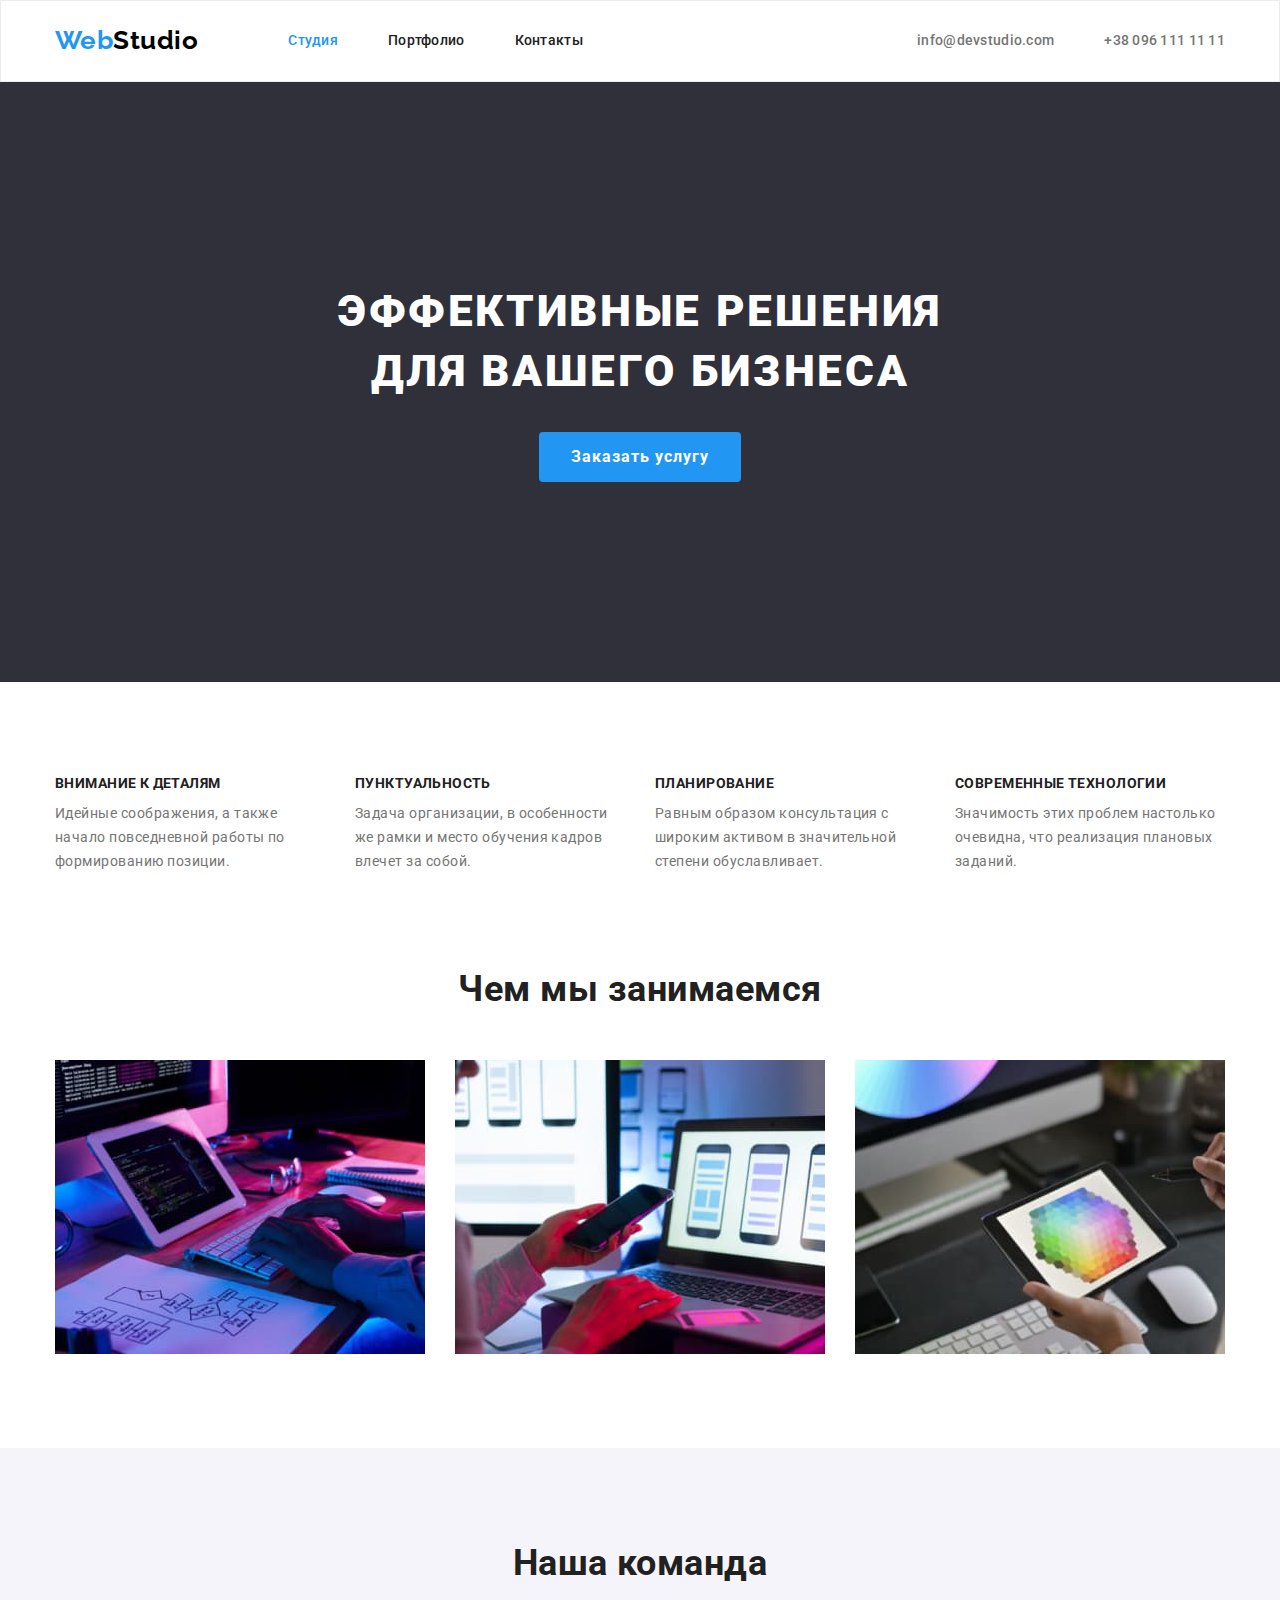
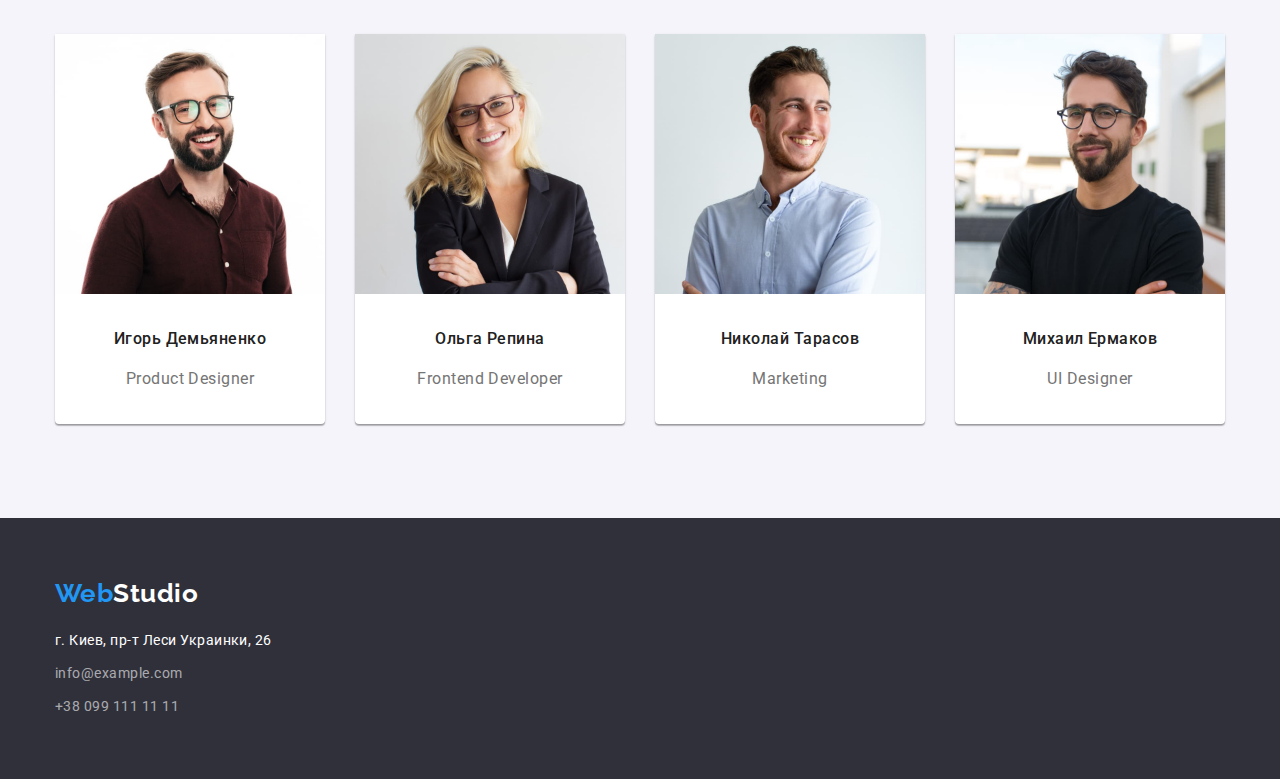
<file: index.html>
<!DOCTYPE html>
<html lang="ru">
  <head>
    <meta charset="UTF-8" />
    <meta http-equiv="X-UA-Compatible" content="IE=edge" />
    <meta name="viewport" content="width=device-width, initial-scale=1.0" />
    <title>Document</title>
    <link rel="preconnect" href="https://fonts.googleapis.com" />
    <link rel="preconnect" href="https://fonts.gstatic.com" crossorigin />
    <link
      rel="stylesheet"
      href="https://fonts.googleapis.com/css2?family=Raleway:wght@700&family=Roboto:wght@400;500;700;900&display=swap"
    />
    <link
      rel="stylesheet"
      href="https://cdnjs.cloudflare.com/ajax/libs/modern-normalize/1.1.0/modern-normalize.min.css"
    />
    <link rel="stylesheet" href="./css/styles.css" />
  </head>
  <body>
    <header>
      <div class="container">
        <div class="nav-flex">
          <nav>
            <a href="./index.html" class="logo"
              >Web<span class="header-logo-studio">Studio</span></a
            >
            <ul class="site-nav list">
              <li class="item"><a class="link current" href="">Студия</a></li>
              <li class="item">
                <a class="link" href="./portfolio.html">Портфолио</a>
              </li>
              <li class="item"><a class="link" href="">Контакты</a></li>
            </ul>
          </nav>
          <ul class="contacts-nav list">
            <li class="item">
              <a class="link" href="mailto:info@devstudio.com"
                >info@devstudio.com</a
              >
            </li>
            <li class="item">
              <a class="link" href="tel:+380961111111">+38 096 111 11 11</a>
            </li>
          </ul>
        </div>
      </div>
    </header>
    <main>
      <!-- герой -->
      <section class="hero">
        <div class="container">
          <h1 class="hero-title">Эффективные решения для вашего бизнеса</h1>
          <button type="button" class="hero-button">Заказать услугу</button>
        </div>
      </section>
      <!-- особенности -->
      <section class="section">
        <div class="container">
          <h2 class="visually-hidden">Особенности</h2>
          <ul class="feature-list list">
            <li class="feature-list-item">
              <h3 class="feature-title">Внимание к деталям</h3>
              <p class="feature-text">
                Идейные соображения, а также начало повседневной работы по
                формированию позиции.
              </p>
            </li>
            <li class="feature-list-item">
              <h3 class="feature-title">Пунктуальность</h3>
              <p class="feature-text">
                Задача организации, в особенности же рамки и место обучения
                кадров влечет за собой.
              </p>
            </li>
            <li class="feature-list-item">
              <h3 class="feature-title">Планирование</h3>
              <p class="feature-text">
                Равным образом консультация с широким активом в значительной
                степени обуславливает.
              </p>
            </li>
            <li class="feature-list-item">
              <h3 class="feature-title">Современные технологии</h3>
              <p class="feature-text">
                Значимость этих проблем настолько очевидна, что реализация
                плановых заданий.
              </p>
            </li>
          </ul>
        </div>
      </section>

      <!-- чем занимаемся -->
      <section class="section work">
        <div class="container">
          <h2 class="section-title">Чем мы занимаемся</h2>
          <ul class="work-list list">
            <li class="work-item">
              <img
                class="image"
                src="./images/whatwedo1_sq.jpg"
                alt="computer"
                width="370"
                height="294"
              />
            </li>
            <li class="work-item">
              <img
                class="image"
                src="./images/whatwedo2_sq.jpg"
                alt="computer"
                width="370"
                height="294"
              />
            </li>
            <li class="work-item">
              <img
                class="image"
                src="./images/whatwedo3_sq.jpg"
                alt="computer"
                width="370"
                height="294"
              />
            </li>
          </ul>
        </div>
      </section>

      <!-- наша команда -->
      <section class="team section">
        <div class="container">
          <h2 class="section-title">Наша команда</h2>
          <ul class="team-list list">
            <li class="team-list-item">
              <img
                class="image"
                src="./images/team1_sq.jpg"
                alt="Игорь Демьяненко"
                width="270"
                height="260"
              />
              <h3 class="team-title">Игорь Демьяненко</h3>
              <p class="team-text">Product Designer</p>
            </li>
            <li class="team-list-item">
              <img
                class="image"
                src="./images/team2_sq.jpg"
                alt="Ольга Репина"
                width="270"
                height="260"
              />
              <h3 class="team-title">Ольга Репина</h3>
              <p class="team-text">Frontend Developer</p>
            </li>
            <li class="team-list-item">
              <img
                class="image"
                src="./images/team3_sq.jpg"
                alt="Николай Тарасов"
                width="270"
                height="260"
              />
              <h3 class="team-title">Николай Тарасов</h3>
              <p class="team-text">Marketing</p>
            </li>
            <li class="team-list-item">
              <img
                class="image"
                src="./images/team4_sq.jpg"
                alt="Михаил Ермаков"
                width="270"
                height="260"
              />
              <h3 class="team-title">Михаил Ермаков</h3>
              <p class="team-text">UI Designer</p>
            </li>
          </ul>
        </div>
      </section>
    </main>
    <footer>
      <div class="container">
        <a href="./index.html" class="logo"
          >Web<span class="footer-logo-studio">Studio</span></a
        >
        <address>
          <ul class="list">
            <li>
              <p class="footer-address">г. Киев, пр-т Леси Украинки, 26</p>
            </li>
            <li>
              <a
                class="footer-text footer-text-email"
                href="mailto:info@example.com"
                >info@example.com</a
              >
            </li>
            <li>
              <a class="footer-text" href="tel:+380991111111"
                >+38 099 111 11 11</a
              >
            </li>
          </ul>
        </address>
      </div>
    </footer>
  </body>
</html>
</file>
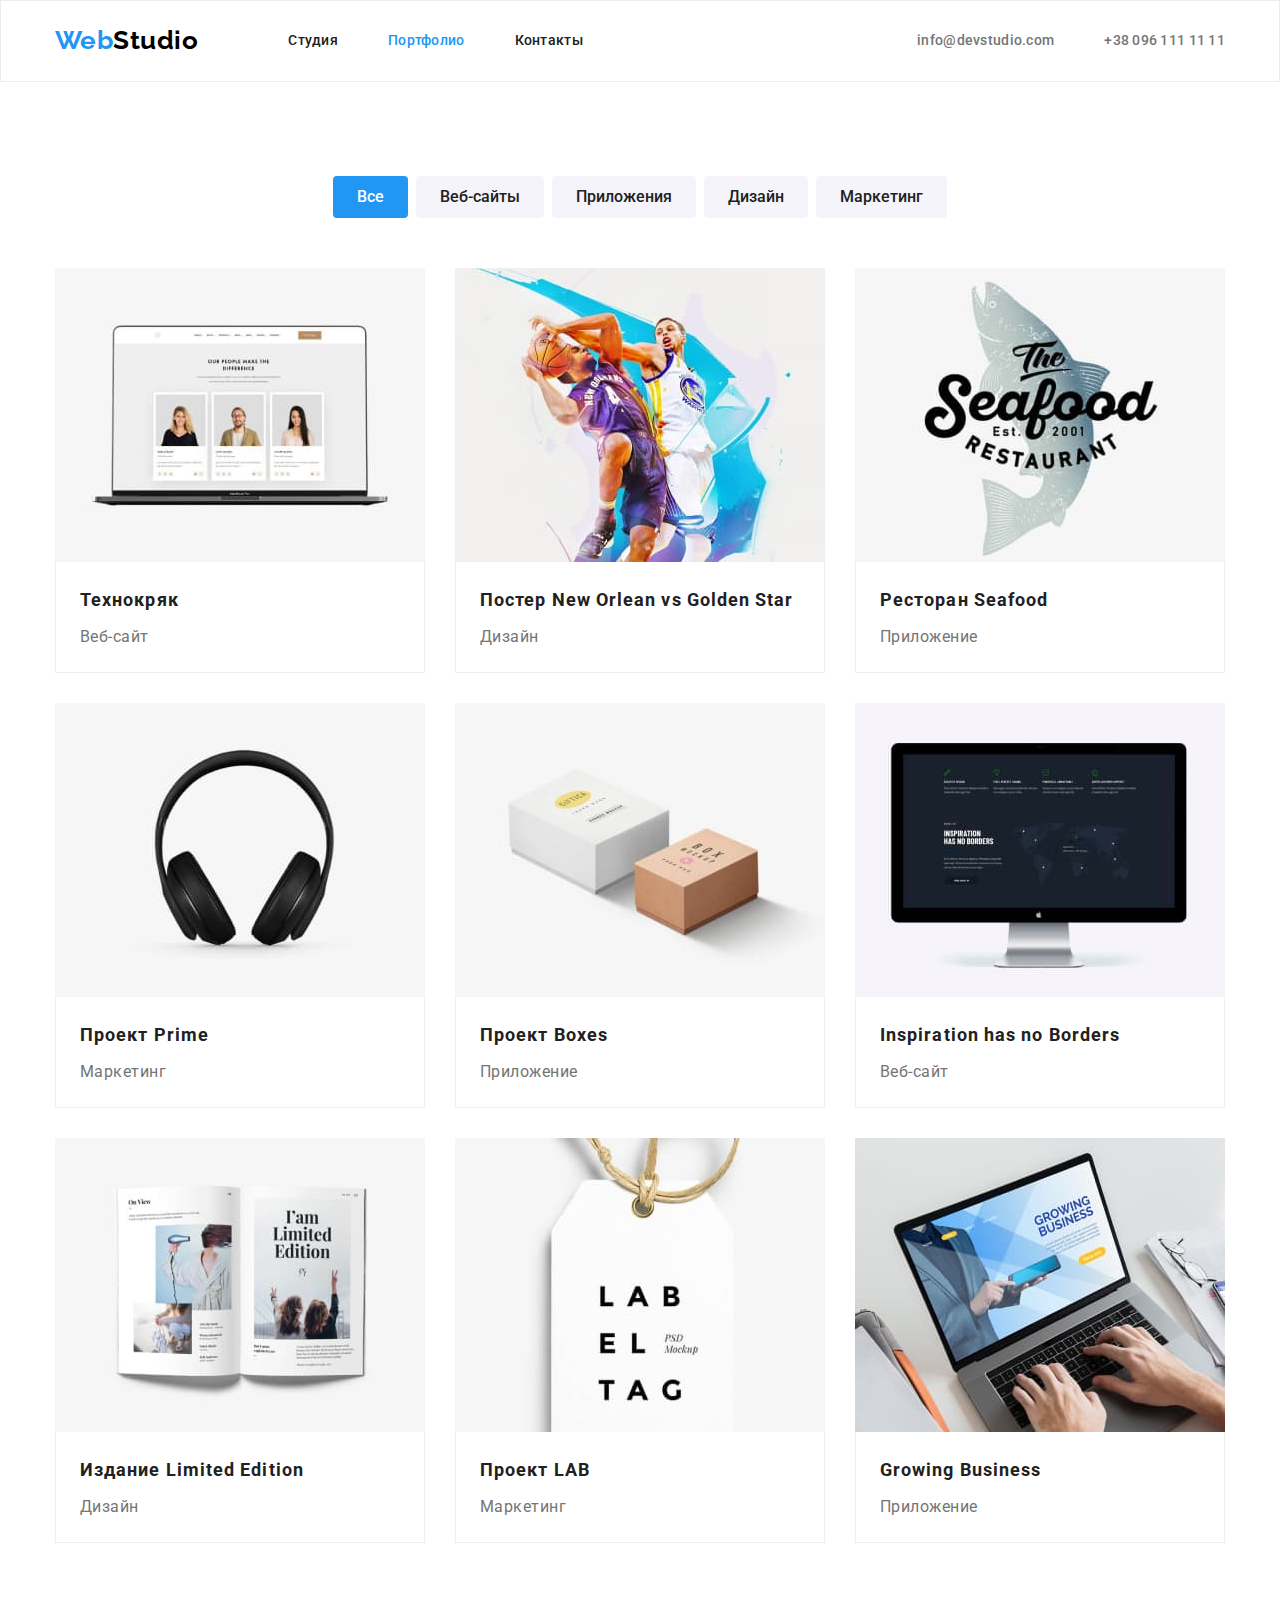
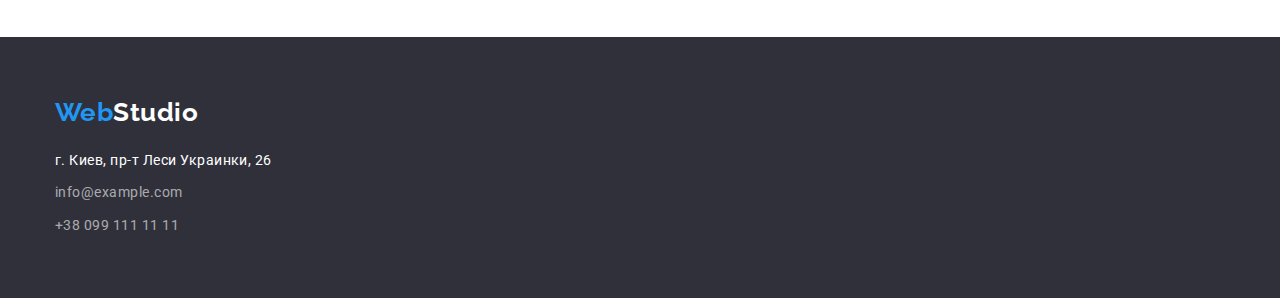
<file: portfolio.html>
<!DOCTYPE html>
<html lang="ru">
  <head>
    <meta charset="UTF-8" />
    <meta http-equiv="X-UA-Compatible" content="IE=edge" />
    <meta name="viewport" content="width=device-width, initial-scale=1.0" />
    <title>Document</title>
    <link rel="preconnect" href="https://fonts.googleapis.com" />
    <link rel="preconnect" href="https://fonts.gstatic.com" crossorigin />
    <link
      href="https://fonts.googleapis.com/css2?family=Raleway:wght@700&family=Roboto:wght@400;500;700;900&display=swap"
      rel="stylesheet"
    />
    <link
      rel="stylesheet"
      href="https://cdnjs.cloudflare.com/ajax/libs/modern-normalize/1.1.0/modern-normalize.min.css"
    />
    <link rel="stylesheet" href="./css/styles.css" />
  </head>
  <body>
    <header>
      <div class="container">
        <nav>
          <a href="./index.html" class="logo"
            >Web<span class="header-logo-studio">Studio</span></a
          >
          <ul class="site-nav list">
            <li class="item"><a class="link" href="./index.html">Студия</a></li>
            <li class="item">
              <a class="link current" href="./portfolio.html">Портфолио</a>
            </li>
            <li class="item"><a class="link" href="">Контакты</a></li>
          </ul>
          <ul class="contacts-nav list">
            <li class="item">
              <a class="link" href="mailto:info@devstudio.com"
                >info@devstudio.com</a
              >
            </li>
            <li class="item">
              <a class="link" href="tel:+380961111111">+38 096 111 11 11</a>
            </li>
          </ul>
        </nav>
      </div>
    </header>
    <main>
      <section class="section">
        <div class="container">
          <h1 class="visually-hidden">Портфолио</h1>
          <ul class="list portfolio-buttons">
            <li class="portfolio-buttons-item">
              <button type="button" class="button primary">Все</button>
            </li>
            <li class="portfolio-buttons-item">
              <button type="button" class="button secondary">Веб-сайты</button>
            </li>
            <li class="portfolio-buttons-item">
              <button type="button" class="button secondary">Приложения</button>
            </li>
            <li class="portfolio-buttons-item">
              <button type="button" class="button secondary">Дизайн</button>
            </li>
            <li class="portfolio-buttons-item">
              <button type="button" class="button secondary">Маркетинг</button>
            </li>
          </ul>
          <ul class="portfolio-list list">
            <li class="portfolio-item">
              <img
                class="image"
                src="./images/portfolio1.jpg"
                alt="Портфолио"
                width="370"
                height="294"
              />
              <div class="portfolio-border">
                <h2 class="portfolio-title">Технокряк</h2>
                <p class="portfolio-text">Веб-сайт</p>
              </div>
            </li>
            <li class="portfolio-item">
              <img
                class="image"
                src="./images/portfolio2.jpg"
                alt="Портфолио"
                width="370"
                height="294"
              />
              <div class="portfolio-border">
                <h2 class="portfolio-title">
                  Постер New Orlean vs Golden Star
                </h2>
                <p class="portfolio-text">Дизайн</p>
              </div>
            </li>
            <li class="portfolio-item">
              <img
                class="image"
                src="./images/portfolio3.jpg"
                alt="Портфолио"
                width="370"
                height="294"
              />
              <div class="portfolio-border">
                <h2 class="portfolio-title">Ресторан Seafood</h2>
                <p class="portfolio-text">Приложение</p>
              </div>
            </li>
            <li class="portfolio-item">
              <img
                class="image"
                src="./images/portfolio4.jpg"
                alt="Портфолио"
                width="370"
                height="294"
              />
              <div class="portfolio-border">
                <h2 class="portfolio-title">Проект Prime</h2>
                <p class="portfolio-text">Маркетинг</p>
              </div>
            </li>
            <li class="portfolio-item">
              <img
                class="image"
                src="./images/portfolio5.jpg"
                alt="Портфолио"
                width="370"
                height="294"
              />
              <div class="portfolio-border">
                <h2 class="portfolio-title">Проект Boxes</h2>
                <p class="portfolio-text">Приложение</p>
              </div>
            </li>
            <li class="portfolio-item">
              <img
                class="image"
                src="./images/portfolio6.jpg"
                alt="Портфолио"
                width="370"
                height="294"
              />
              <div class="portfolio-border">
                <h2 class="portfolio-title">Inspiration has no Borders</h2>
                <p class="portfolio-text">Веб-сайт</p>
              </div>
            </li>
            <li class="portfolio-item">
              <img
                class="image"
                src="./images/portfolio7.jpg"
                alt="Портфолио"
                width="370"
                height="294"
              />
              <div class="portfolio-border">
                <h2 class="portfolio-title">Издание Limited Edition</h2>
                <p class="portfolio-text">Дизайн</p>
              </div>
            </li>
            <li class="portfolio-item">
              <img
                class="image"
                src="./images/portfolio8.jpg"
                alt="Портфолио"
                width="370"
                height="294"
              />
              <div class="portfolio-border">
                <h2 class="portfolio-title">Проект LAB</h2>
                <p class="portfolio-text">Маркетинг</p>
              </div>
            </li>
            <li class="portfolio-item">
              <img
                class="image"
                src="./images/portfolio9.jpg"
                alt="Портфолио"
                width="370"
                height="294"
              />
              <div class="portfolio-border">
                <h2 class="portfolio-title">Growing Business</h2>
                <p class="portfolio-text">Приложение</p>
              </div>
            </li>
          </ul>
        </div>
      </section>
    </main>
    <footer>
      <div class="container">
        <a href="./index.html" class="logo"
          >Web<span class="footer-logo-studio">Studio</span></a
        >
        <address>
          <ul class="list">
            <li>
              <p class="footer-address">г. Киев, пр-т Леси Украинки, 26</p>
            </li>
            <li>
              <a
                class="footer-text footer-text-email"
                href="mailto:info@example.com"
                >info@example.com</a
              >
            </li>
            <li>
              <a class="footer-text" href="tel:+380991111111"
                >+38 099 111 11 11</a
              >
            </li>
          </ul>
        </address>
      </div>
    </footer>
  </body>
</html>
</file>
<file: css/styles.css>
:root{
    --main-text-color:#757575;
    --dark-text-color:#212121;
    --accent-color:#2196F3;
    --additional-color:#FFFFFF;
    --bg-color:#FFFFFF;
    --second-bg-color: #F5F4FA;
    --dark-bg-color: #2F303A;
    --footer-text-color: rgba(255, 255, 255, 0.6);
    --hero-button-color:#188CE8;
    --logo-color:#000000;
    --header--bottom-line:#ececec;
    --portfolio-border-color:#eeeeee;
}

.visually-hidden {
    position: absolute;
    width: 1px;
    height: 1px;
    padding: 0;
    margin: -1px;
    overflow: hidden;
    clip: rect(0, 0, 0, 0);
    white-space: nowrap;
    border: 0;
    clip-path: inset(50%);
}

body {
    margin:0;
    background-color:var(--main-bg-color);
    color: var(--main-text-color);
    font-family: 'Roboto',sans-serif;
    letter-spacing:0.03em;
}

p, h1, h2, h3, h4, h5, h6 {
    margin:0;
}

.list {
    list-style: none;
    margin:0;
    padding:0;
}

.link {
    text-decoration: none;
}

.logo {
    color:var(--accent-color);
    font-family: 'Raleway', sans-serif;
    font-weight: 700;
    font-size: 26px;
    line-height:1.2;
    text-decoration: none;
    margin-right:90px;
    padding-top: 24px;
    padding-bottom: 25px;
}

.header-logo-studio {
    color:var(--logo-color);
}
.footer-logo-studio {
    display:inline-block;
    color: var(--additional-color);
    margin-bottom: 20px;
}

.site-nav .link{
display:inline-block;
color: var(--dark-text-color);
padding-top: 32px;
padding-bottom: 32px;
}
.site-nav .item{
    margin-right:50px;
        
}

.site-nav .item:last-child {
    margin-right: 0;
}

.contacts-nav .item+.item{
    margin-left:50px;
}

.site-nav { 
    display:flex;
    font-weight: 500;
    font-size: 14px;
    line-height: 1.14;
    letter-spacing: 0.02em;
}

.contacts-nav {
    display:flex;
    font-weight: 500;
    font-size: 14px;
    line-height: 1.14;
    letter-spacing: 0.02em;
    margin-left:auto;
}
nav{
    display:flex;
    align-items: center;
}
.contacts-nav .link{
color:var(--main-text-color);
display: block;
    padding-top: 32px;
    padding-bottom: 32px;
}

.site-nav .link:hover, .site-nav .link:focus {
    color:var(--accent-color);
}

.contacts-nav .link:hover, .contacts-nav .link:focus{
    color:var(--accent-color);
}

.site-nav .link.current {
    color: var(--accent-color);
}

.nav-flex {
    display:flex;
    justify-content:space-between;
    align-items: center;
}

header {
    border:1px solid var(--header--bottom-line);
}
.hero{
    background-color: var(--dark-bg-color);
    text-align: center;
    padding-top:200px;
    padding-bottom: 200px;
}
.hero-title {
    color:var(--additional-color);
    font-weight: 900;
    font-size: 44px;
    line-height: 1.36;
    letter-spacing: 0.06em; 
    text-transform: uppercase;
    margin-top:0;
    margin-bottom:30px;
    padding-left:252px;
    padding-right: 252px;
}

.hero-button {
    font-family:inherit;
    background-color:var(--accent-color);
    color:var(--additional-color);
    font-weight: 700;
    font-size: 16px;
    line-height: 1.88;
    letter-spacing: 0.06em;
    cursor:pointer;
    border-radius: 4px;
    padding:10px 32px;
    min-width: 200px;
    border: 0px;
}
.hero-button:hover, .hero-button:focus {
    background-color: var(--hero-button-color);
}

.section-title {
    color: var(--dark-text-color);
    font-size: 36px;
    line-height: 1.17;
    text-align: center;
    margin-bottom:50px;
}

.feature-title {
    color:var(--dark-text-color);
    font-size: 14px;
    line-height: 1.14;
    letter-spacing: 0.03em;
    text-transform: uppercase;
    margin-bottom:10px;
}

.feature-text {
    font-size: 14px;
    line-height: 1.71;
}

.work-list {
 display:flex;
 justify-content:space-between;  
}

.team-title{
color:var(--dark-text-color);
font-weight: 500;
font-size: 16px;
line-height: 1.87;
text-align: center;
margin-top:30px;
margin-bottom:10px;
}

.team-text {
    font-size: 16px;
    line-height: 1.87;
    text-align: center;
    margin-bottom:30px;
}
.section {
        padding-top: 94px;
            padding-bottom: 94px;
}
.work {
    padding-top: 0px;
}
.team {
    background:var(--second-bg-color);
}
.team-list {
    display:flex;
    justify-content: space-between;
}

.footer-address {
    display:inline-block;
    color:var(--additional-color);
    font-size: 14px;
    line-height: 1.71;
    font-style: normal;
    margin-bottom:9px;
}
.footer-text {
display: inline-block;
    color: var(--footer-text-color);
    font-size: 14px;
    line-height: 1.71;
    text-decoration:none;
    font-style: normal;
   
}
.footer-text-email {
    margin-bottom:9px;
}

footer {
    background-color: var(--dark-bg-color);
    padding-top:60px;
    padding-bottom:60px;
}

.footer-text:hover,
.footer-text:focus {
    color: var(--accent-color);
}

.button {
    font-family: inherit;
    font-weight: 500;
    font-size: 16px;
    line-height: 1.62;
    text-align: center;
    cursor:pointer;
    border-radius: 4px;
    border-color: transparent;
    padding: 6px 22px;
}

.button.primary {
    background-color: var(--accent-color);
    color: var(--additional-color);
}

.button.secondary {
    background-color: var(--second-bg-color);
    color: var(--dark-text-color);
}

.button:hover,.button:focus {
    background-color: var(--accent-color);
    color:var(--additional-color);
}

.portfolio-buttons {
    display:flex;
    justify-content:center;
    margin-bottom:50px;
}
.portfolio-buttons-item+.portfolio-buttons-item{
margin-left:8px;
}
.portfolio-title {
    color:var(--dark-text-color);
    font-size: 18px;
    line-height: 2;
    letter-spacing: 0.06em;
    margin-bottom:4px;
}

.portfolio-text {
    font-size: 16px;
    line-height: 1.88;
}

.container {
    width:1200px;
    margin-left:auto;
    margin-right:auto;
    padding-left: 15px;
    padding-right:15px;
}

.feature-list {
    display:flex;
    justify-content:space-between;
}

.feature-list-item {
    width:270px;
}

.portfolio-list {
    display:flex;
    flex-wrap: wrap;
}
.portfolio-item {
width:370px;
}

.portfolio-item:not(:nth-child(3n)) {
margin-right:30px;
}

.portfolio-item:not(:nth-last-child(-n+3)) {
    margin-bottom: 30px;
}

.image {
  display:block;  
} 

.portfolio-border {
    border-bottom: 1px solid var(--portfolio-border-color);
    border-left: 1px solid var(--portfolio-border-color);
    border-right: 1px solid var(--portfolio-border-color);
    padding: 20px 24px;
}

.team-list-item{
    background-color: var(--bg-color);
    box-shadow: 0px 1px 3px rgba(0, 0, 0, 0.12), 0px 1px 1px rgba(0, 0, 0, 0.14), 0px 2px 1px rgba(0, 0, 0, 0.2);
        border-radius: 0px 0px 4px 4px;
}
</file>
